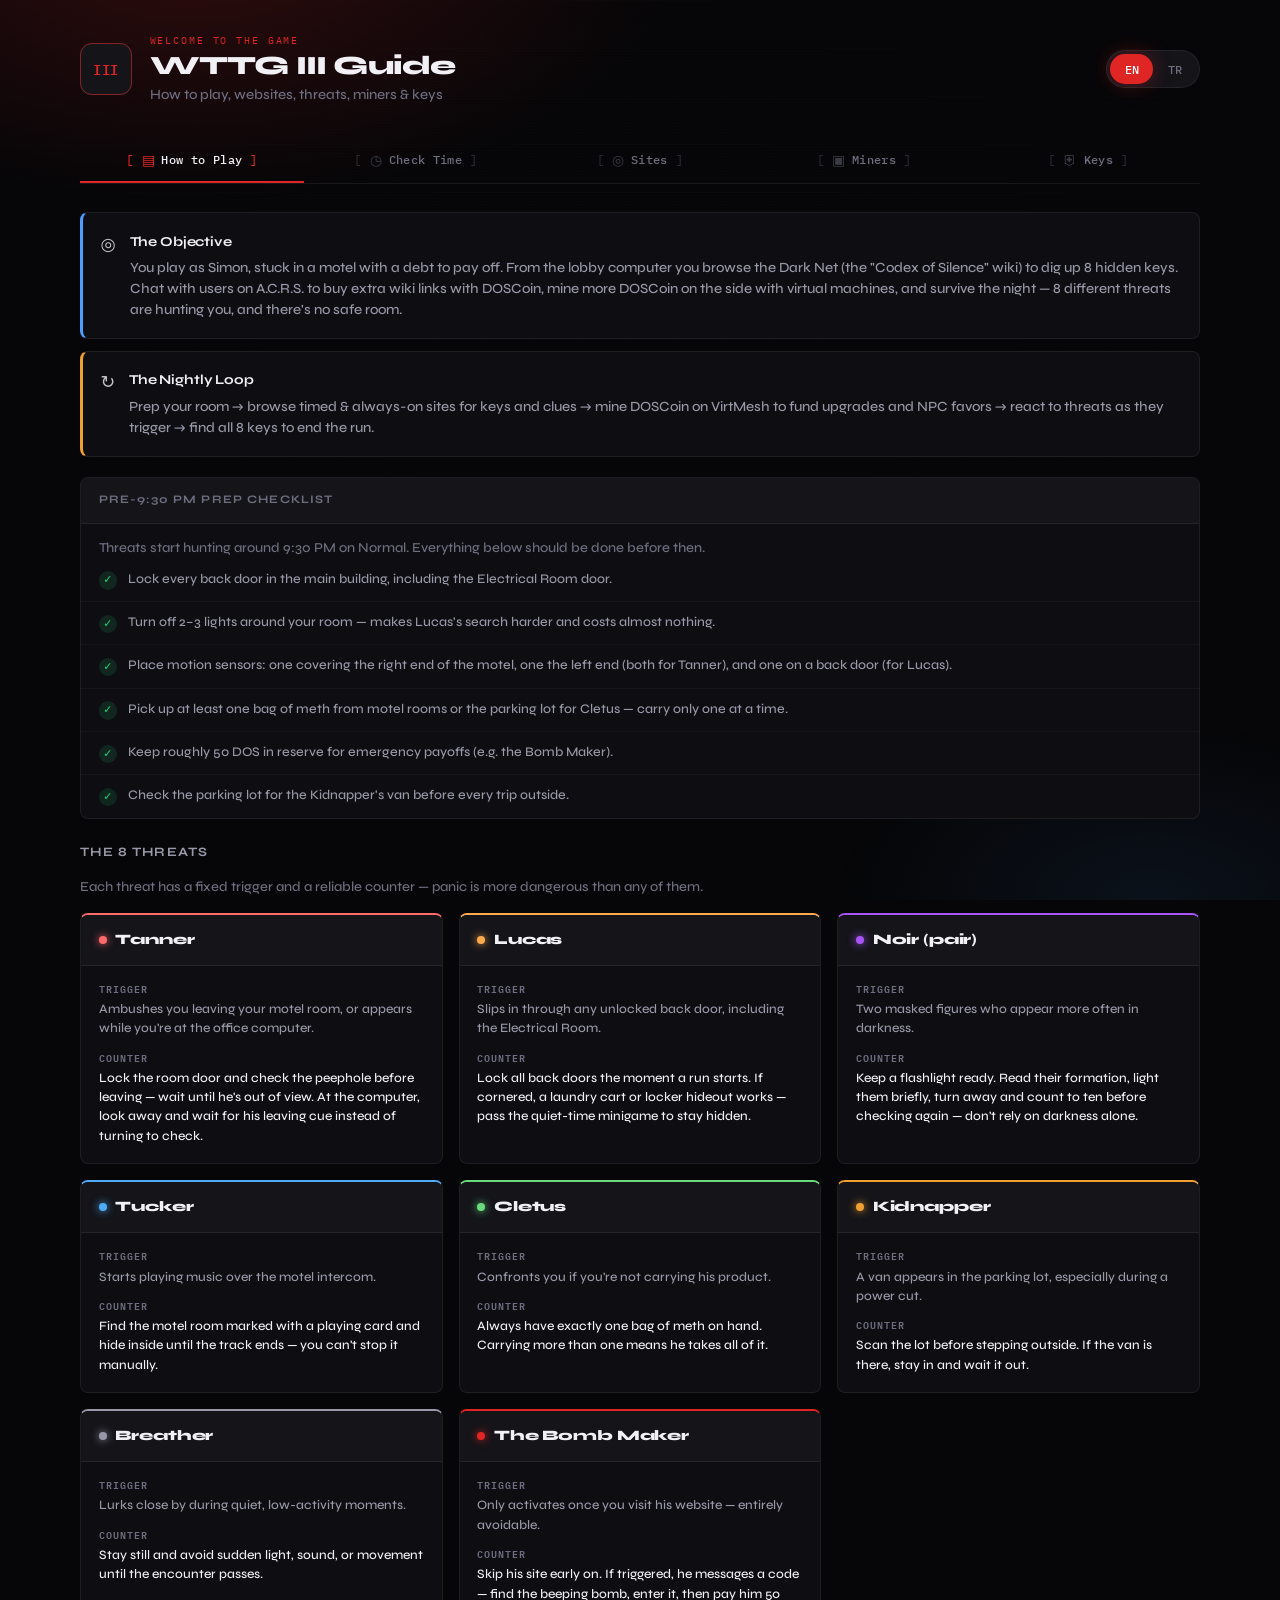
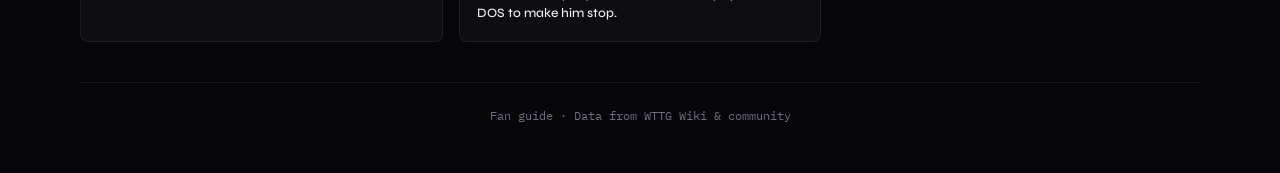
<file: wttg3/index.html>
<!DOCTYPE html>
<html lang="en">
<head>
  <meta charset="UTF-8">
  <meta name="viewport" content="width=device-width, initial-scale=1.0">
  <title>WTTG III Guide</title>
  <link rel="preconnect" href="https://fonts.googleapis.com">
  <link rel="preconnect" href="https://fonts.gstatic.com" crossorigin>
  <link href="https://fonts.googleapis.com/css2?family=IBM+Plex+Mono:wght@400;500;600&family=Syne:wght@500;600;700;800&display=swap" rel="stylesheet">
  <link rel="stylesheet" href="styles.css">
</head>
<body>
  <div class="ambient" aria-hidden="true"></div>
  <div class="grid-bg" aria-hidden="true"></div>

  <div class="app">
    <header class="header">
      <div class="header-left">
        <div class="logo-mark">
          <span class="logo-pulse"></span>
          <span class="logo-core">III</span>
        </div>
        <div>
          <p class="eyebrow">Welcome to the Game</p>
          <h1 id="t-title">Guide</h1>
          <p id="t-subtitle" class="subtitle"></p>
        </div>
      </div>
      <div class="lang-switch" role="group" aria-label="Language">
        <button type="button" class="lang-btn" data-lang="en">EN</button>
        <button type="button" class="lang-btn" data-lang="tr">TR</button>
      </div>
    </header>

    <nav class="nav-pills" id="tabs">
      <button type="button" class="pill-tab active" data-tab="guide">
        <span class="tab-icon">▤</span>
        <span id="t-tabGuide"></span>
      </button>
      <button type="button" class="pill-tab" data-tab="time">
        <span class="tab-icon">◷</span>
        <span id="t-tabTime"></span>
      </button>
      <button type="button" class="pill-tab" data-tab="sites">
        <span class="tab-icon">◎</span>
        <span id="t-tabSites"></span>
      </button>
      <button type="button" class="pill-tab" data-tab="miners">
        <span class="tab-icon">▣</span>
        <span id="t-tabMiners"></span>
      </button>
      <button type="button" class="pill-tab" data-tab="keys">
        <span class="tab-icon">⛨</span>
        <span id="t-tabKeys"></span>
      </button>
    </nav>

    <main class="content">
      <!-- Guide -->
      <section id="panel-guide" class="panel active">
        <div class="info-stack" style="grid-template-columns: 1fr;">
          <div class="info-card blue">
            <div class="info-icon">◎</div>
            <div>
              <h3 id="t-guideIntroTitle" class="guide-card-title"></h3>
              <p id="t-guideIntro"></p>
            </div>
          </div>
          <div class="info-card amber">
            <div class="info-icon">↻</div>
            <div>
              <h3 id="t-guideLoopTitle" class="guide-card-title"></h3>
              <p id="t-guideLoop"></p>
            </div>
          </div>
        </div>

        <div class="keys-table-wrap">
          <h2 id="t-prepTitle"></h2>
          <p class="hint" id="t-prepHint" style="padding: .85rem 1.1rem 0;"></p>
          <ul id="prep-list" class="prep-list"></ul>
        </div>

        <div class="results-head" style="margin: 1.5rem 0 .85rem;">
          <h2 id="t-threatsTitle"></h2>
        </div>
        <p class="hint" id="t-threatsHint" style="margin-bottom: 1rem;"></p>
        <div id="threat-grid" class="threat-grid"></div>
      </section>

      <!-- Time -->
      <section id="panel-time" class="panel">
        <div class="terminal-card glow-red">
          <div class="card-head">
            <span class="dot red"></span><span class="dot amber"></span><span class="dot green"></span>
            <span class="card-title" id="t-timeLabel"></span>
          </div>
          <div class="card-body">
            <p class="hint" id="t-timeHint"></p>
            <div class="clock-widget">
              <div class="clock-face">
                <span class="clock-colon">:</span>
                <input type="text" id="minute-input" inputmode="numeric" maxlength="2" autocomplete="off" spellcheck="false">
                <span class="clock-suffix">min</span>
              </div>
              <button type="button" class="btn-primary" id="time-btn">
                <span class="btn-shine"></span>
              </button>
            </div>
            <p class="error" id="time-error" hidden></p>
          </div>
        </div>

        <div class="results-card">
          <div class="results-head">
            <h2 id="t-timedOpen"></h2>
            <span class="count-badge" id="time-count">—</span>
          </div>
          <div id="time-result" class="chip-grid"></div>
          <p class="footnote" id="t-alwaysNote"></p>
        </div>
      </section>

      <!-- Sites -->
      <section id="panel-sites" class="panel">
        <div class="search-bar">
          <svg class="search-icon" viewBox="0 0 24 24" fill="none" stroke="currentColor" stroke-width="2"><circle cx="11" cy="11" r="7"/><path d="M20 20l-3-3"/></svg>
          <input type="search" id="search" autocomplete="off">
        </div>
        <div class="filter-pills" id="filter-pills"></div>
        <div id="site-lists" class="site-sections"></div>
      </section>

      <!-- Miners -->
      <section id="panel-miners" class="panel">
        <div id="miner-lists" class="miner-deck"></div>
      </section>

      <!-- Keys -->
      <section id="panel-keys" class="panel">
        <div class="info-stack">
          <div class="info-card blue">
            <div class="info-icon">ℹ</div>
            <p id="t-keysRule"></p>
          </div>
          <div class="info-card amber">
            <div class="info-icon">⚠</div>
            <p id="t-keysWarn"></p>
          </div>
        </div>

        <div class="keys-table-wrap">
          <h2 id="t-keysExamples"></h2>
          <ul id="key-list" class="keys-table"></ul>
        </div>

        <div class="tip-card">
          <p id="t-logjukTip"></p>
          <a href="https://wttgiii.peterrock.dev/vm-network/" target="_blank" rel="noopener" class="ext-btn">
            wttgiii.peterrock.dev ↗
          </a>
        </div>
      </section>
    </main>

    <footer class="footer">
      <p id="t-footer"></p>
    </footer>
  </div>

  <script src="data.js"></script>
  <script src="i18n.js"></script>
  <script src="app.js"></script>
</body>
</html>
</file>
<file: wttg3/styles.css>
*, *::before, *::after { box-sizing: border-box; margin: 0; padding: 0; }

:root {
  --bg: #060608;
  --surface: #0e0e12;
  --surface2: #141419;
  --surface3: #1a1a22;
  --border: rgba(255,255,255,.07);
  --border-hover: rgba(255,255,255,.14);
  --text: #f0f0f5;
  --muted: #6e6e80;
  --dim: #9898a8;
  --red: #e02525;
  --red-glow: rgba(224,37,37,.35);
  --green: #1fd67a;
  --green-dim: rgba(31,214,122,.12);
  --amber: #f0a030;
  --blue: #4d9fff;
  --purple: #a855f7;
  --radius: 8px;
  --radius-sm: 4px;
  --font: 'Syne', system-ui, sans-serif;
  --mono: 'IBM Plex Mono', monospace;
  --shadow: 0 16px 40px rgba(0,0,0,.5);
}

html { scroll-behavior: smooth; }

body {
  font-family: var(--font);
  background: var(--bg);
  color: var(--text);
  line-height: 1.55;
  min-height: 100vh;
  -webkit-font-smoothing: antialiased;
}

/* Background */
.ambient {
  position: fixed; inset: 0; pointer-events: none; z-index: 0;
  background:
    radial-gradient(ellipse 70% 50% at 15% -5%, rgba(224,37,37,.18), transparent 55%),
    radial-gradient(ellipse 50% 40% at 90% 100%, rgba(77,159,255,.08), transparent 50%);
}

.grid-bg {
  position: fixed; inset: 0; pointer-events: none; z-index: 0; opacity: .35;
  background-image:
    linear-gradient(rgba(255,255,255,.025) 1px, transparent 1px),
    linear-gradient(90deg, rgba(255,255,255,.025) 1px, transparent 1px);
  background-size: 48px 48px;
  mask-image: radial-gradient(ellipse 80% 70% at 50% 30%, black, transparent);
}

.grid-bg::after {
  content: "";
  position: absolute; inset: 0;
  background: repeating-linear-gradient(
    to bottom,
    rgba(255,255,255,.035) 0px,
    rgba(255,255,255,.035) 1px,
    transparent 1px,
    transparent 3px
  );
  mix-blend-mode: overlay;
}

@media (prefers-reduced-motion: no-preference) {
  .grid-bg::after { animation: scan-drift 9s linear infinite; }
}

@keyframes scan-drift {
  from { transform: translateY(0); }
  to { transform: translateY(3px); }
}

/* App shell */
.app {
  position: relative; z-index: 1;
  max-width: 760px;
  margin: 0 auto;
  padding: 2rem 1.25rem 3rem;
  animation: rise .6s ease both;
  transition: max-width .2s;
}

@media (min-width: 900px) {
  .app { max-width: 1160px; }
}

@keyframes rise {
  from { opacity: 0; transform: translateY(16px); }
  to { opacity: 1; transform: translateY(0); }
}

/* Header */
.header {
  display: flex;
  justify-content: space-between;
  align-items: center;
  gap: 1.5rem;
  margin-bottom: 2rem;
}

.header-left {
  display: flex;
  align-items: center;
  gap: 1.1rem;
}

.logo-mark {
  position: relative;
  width: 52px; height: 52px;
  display: grid; place-items: center;
  background: var(--surface2);
  border: 1px solid var(--border);
  border-radius: 12px;
  flex-shrink: 0;
}

.logo-pulse {
  position: absolute; inset: -1px;
  border-radius: 12px;
  border: 1px solid var(--red);
  opacity: .5;
  animation: pulse 2.5s ease infinite;
}

@keyframes pulse {
  0%, 100% { opacity: .3; transform: scale(1); }
  50% { opacity: .7; transform: scale(1.04); }
}

.logo-core {
  font-family: var(--mono);
  font-weight: 600;
  font-size: .85rem;
  color: var(--red);
  letter-spacing: .05em;
}

.eyebrow {
  font-family: var(--mono);
  font-size: .65rem;
  letter-spacing: .18em;
  text-transform: uppercase;
  color: var(--red);
  margin-bottom: .2rem;
}

.header h1 {
  font-size: 1.65rem;
  font-weight: 800;
  letter-spacing: -.03em;
  line-height: 1.1;
}

.subtitle {
  font-size: .875rem;
  color: var(--muted);
  margin-top: .25rem;
  font-weight: 500;
}

/* Lang */
.lang-switch {
  display: flex;
  background: var(--surface2);
  border: 1px solid var(--border);
  border-radius: 999px;
  padding: 3px;
  flex-shrink: 0;
}

.lang-btn {
  padding: .45rem .9rem;
  background: transparent;
  border: none;
  border-radius: 999px;
  color: var(--muted);
  font-family: var(--mono);
  font-size: .72rem;
  font-weight: 500;
  cursor: pointer;
  transition: all .2s;
}

.lang-btn:hover { color: var(--text); }
.lang-btn.active {
  background: var(--red);
  color: #fff;
  box-shadow: 0 0 20px var(--red-glow);
}

/* Nav pills — bracketed directory menu */
.nav-pills {
  display: flex;
  gap: 0;
  padding: 0;
  background: transparent;
  border: none;
  border-bottom: 1px solid var(--border);
  border-radius: 0;
  margin-bottom: 1.75rem;
  overflow-x: auto;
}

.pill-tab {
  flex: 1;
  display: flex;
  align-items: center;
  justify-content: center;
  gap: .4rem;
  padding: .75rem .9rem;
  background: transparent;
  border: none;
  border-bottom: 2px solid transparent;
  border-radius: 0;
  color: var(--muted);
  font-family: var(--mono);
  font-size: .76rem;
  font-weight: 500;
  letter-spacing: .03em;
  cursor: pointer;
  white-space: nowrap;
  transition: all .2s;
}

.pill-tab::before { content: "["; margin-right: .1rem; opacity: .35; }
.pill-tab::after { content: "]"; margin-left: .1rem; opacity: .35; }

.tab-icon {
  font-size: .9rem;
  opacity: .5;
}

.pill-tab:hover { color: var(--dim); background: rgba(255,255,255,.02); }

.pill-tab.active {
  color: var(--text);
  background: transparent;
  border-bottom-color: var(--red);
  box-shadow: none;
}

.pill-tab.active::before, .pill-tab.active::after { color: var(--red); opacity: 1; }
.pill-tab.active .tab-icon { opacity: 1; color: var(--red); }

/* Panels */
.panel { display: none; animation: fadePanel .35s ease; }
.panel.active { display: block; }

@keyframes fadePanel {
  from { opacity: 0; transform: translateY(8px); }
  to { opacity: 1; transform: translateY(0); }
}

/* Terminal card */
.terminal-card {
  background: var(--surface);
  border: 1px solid var(--border);
  border-radius: var(--radius);
  overflow: hidden;
  margin-bottom: 1.25rem;
  box-shadow: var(--shadow);
}

.terminal-card.glow-red {
  box-shadow: var(--shadow), 0 0 60px rgba(224,37,37,.06);
}

.card-head {
  display: flex;
  align-items: center;
  gap: .45rem;
  padding: .75rem 1.1rem;
  background: var(--surface2);
  border-bottom: 1px solid var(--border);
}

.dot { width: 9px; height: 9px; border-radius: 50%; }
.dot.red { background: #ff5f57; }
.dot.amber { background: #febc2e; }
.dot.green { background: #28c840; }

.card-title {
  margin-left: .5rem;
  font-family: var(--mono);
  font-size: .72rem;
  color: var(--dim);
  letter-spacing: .04em;
}

.card-body { padding: 1.5rem 1.25rem 1.75rem; }

.hint, .footnote {
  font-size: .85rem;
  color: var(--muted);
  font-weight: 500;
}

/* Clock widget */
.clock-widget {
  display: flex;
  align-items: center;
  gap: 1rem;
  margin-top: 1.25rem;
  flex-wrap: wrap;
}

.clock-face {
  display: flex;
  align-items: baseline;
  gap: .15rem;
  background: var(--bg);
  border: 1px solid var(--border);
  border-radius: var(--radius-sm);
  padding: .75rem 1.25rem;
  box-shadow: inset 0 2px 16px rgba(0,0,0,.5);
}

.clock-colon {
  font-family: var(--mono);
  font-size: 2.5rem;
  font-weight: 600;
  color: var(--red);
  line-height: 1;
  text-shadow: 0 0 24px var(--red-glow);
  animation: blink 1.2s step-end infinite;
}

@keyframes blink { 50% { opacity: .3; } }

#minute-input {
  width: 3.5ch;
  background: transparent;
  border: none;
  outline: none;
  font-family: var(--mono);
  font-size: 2.5rem;
  font-weight: 600;
  color: var(--text);
  line-height: 1;
  caret-color: var(--red);
}

#minute-input::placeholder { color: rgba(255,255,255,.15); font-size: 1.5rem; }

.clock-suffix {
  font-family: var(--mono);
  font-size: .75rem;
  color: var(--muted);
  margin-left: .25rem;
  align-self: flex-end;
  padding-bottom: .35rem;
}

.btn-primary {
  position: relative;
  padding: .85rem 1.75rem;
  background: linear-gradient(135deg, #c41e1e, var(--red));
  border: none;
  border-radius: var(--radius-sm);
  color: #fff;
  font-family: var(--font);
  font-size: .9rem;
  font-weight: 700;
  cursor: pointer;
  overflow: hidden;
  transition: transform .15s, box-shadow .2s;
  box-shadow: 0 4px 24px var(--red-glow);
}

.btn-primary:hover {
  transform: translateY(-1px);
  box-shadow: 0 8px 32px var(--red-glow);
}

.btn-primary:active { transform: translateY(0); }

.btn-shine {
  position: absolute; inset: 0;
  background: linear-gradient(105deg, transparent 40%, rgba(255,255,255,.15) 50%, transparent 60%);
  transform: translateX(-100%);
  transition: transform .5s;
}

.btn-primary:hover .btn-shine { transform: translateX(100%); }

.error {
  color: var(--red);
  font-size: .82rem;
  font-family: var(--mono);
  margin-top: .75rem;
}

/* Results */
.results-card {
  background: var(--surface);
  border: 1px solid var(--border);
  border-radius: var(--radius);
  padding: 1.25rem 1.25rem 1rem;
}

.results-head {
  display: flex;
  align-items: center;
  justify-content: space-between;
  margin-bottom: 1rem;
}

.results-head h2 {
  font-size: .8rem;
  font-weight: 700;
  text-transform: uppercase;
  letter-spacing: .1em;
  color: var(--dim);
}

.count-badge {
  font-family: var(--mono);
  font-size: .75rem;
  padding: .2rem .55rem;
  background: var(--green-dim);
  border: 1px solid rgba(31,214,122,.25);
  border-radius: 999px;
  color: var(--green);
}

.chip-grid {
  display: flex;
  flex-wrap: wrap;
  gap: .45rem;
  min-height: 2.5rem;
}

.chip {
  font-family: var(--mono);
  font-size: .78rem;
  font-weight: 500;
  padding: .4rem .75rem;
  background: var(--green-dim);
  border: 1px solid rgba(31,214,122,.2);
  border-radius: var(--radius-sm);
  color: var(--green);
  animation: chipIn .3s ease both;
}

@keyframes chipIn {
  from { opacity: 0; transform: scale(.92); }
  to { opacity: 1; transform: scale(1); }
}

.chip.empty {
  background: transparent;
  border: none;
  color: var(--muted);
  font-family: var(--font);
  font-size: .875rem;
  font-weight: 500;
  padding: 0;
}

.footnote {
  margin-top: 1rem;
  padding-top: .85rem;
  border-top: 1px solid var(--border);
  font-size: .8rem;
}

/* Search */
.search-bar {
  position: relative;
  margin-bottom: 1rem;
}

.search-icon {
  position: absolute;
  left: 1rem; top: 50%;
  transform: translateY(-50%);
  width: 18px; height: 18px;
  color: var(--muted);
  pointer-events: none;
}

#search {
  width: 100%;
  padding: .85rem 1rem .85rem 2.75rem;
  background: var(--surface);
  border: 1px solid var(--border);
  border-radius: var(--radius);
  color: var(--text);
  font-family: var(--font);
  font-size: .9rem;
  font-weight: 500;
  outline: none;
  transition: border-color .2s, box-shadow .2s;
}

#search:focus {
  border-color: rgba(224,37,37,.4);
  box-shadow: 0 0 0 3px rgba(224,37,37,.1);
}

/* Filter pills */
.filter-pills {
  display: flex;
  flex-wrap: wrap;
  gap: .4rem;
  margin-bottom: 1.5rem;
}

.f-chip {
  padding: .4rem .85rem;
  background: var(--surface);
  border: 1px solid var(--border);
  border-radius: 999px;
  color: var(--muted);
  font-family: var(--font);
  font-size: .78rem;
  font-weight: 600;
  cursor: pointer;
  transition: all .2s;
}

.f-chip:hover { border-color: var(--border-hover); color: var(--dim); }

.f-chip.active {
  border-color: transparent;
  color: #fff;
}

.f-chip[data-f="all"].active { background: var(--surface3); border-color: var(--border-hover); color: var(--text); }
.f-chip[data-f="always"].active { background: rgba(31,214,122,.2); color: var(--green); }
.f-chip[data-f="timed"].active { background: rgba(77,159,255,.2); color: var(--blue); }
.f-chip[data-f="dead"].active { background: rgba(110,110,128,.25); color: var(--dim); }
.f-chip[data-f="maybe"].active { background: rgba(240,160,48,.2); color: var(--amber); }
.f-chip[data-f="fbi"].active { background: rgba(224,37,37,.2); color: var(--red); }

/* Site sections */
.site-sections { display: flex; flex-direction: column; gap: 1.25rem; }

@media (min-width: 900px) {
  .site-sections {
    display: grid;
    grid-template-columns: 1fr 1fr;
    align-items: start;
    gap: 1.25rem 1.25rem;
  }
  .cat-block[data-cat="timed"] { grid-column: 1 / -1; }
}

.cat-block {
  background: var(--surface);
  border: 1px solid var(--border);
  border-radius: var(--radius);
  overflow: hidden;
}

.cat-head {
  display: flex;
  align-items: center;
  gap: .65rem;
  padding: .85rem 1.1rem;
  background: var(--surface2);
  border-bottom: 1px solid var(--border);
}

.cat-dot {
  width: 8px; height: 8px;
  border-radius: 50%;
  flex-shrink: 0;
}

.cat-dot.always { background: var(--green); box-shadow: 0 0 8px rgba(31,214,122,.5); }
.cat-dot.timed { background: var(--blue); box-shadow: 0 0 8px rgba(77,159,255,.5); }
.cat-dot.dead { background: var(--muted); }
.cat-dot.maybe { background: var(--amber); box-shadow: 0 0 8px rgba(240,160,48,.4); }
.cat-dot.fbi { background: var(--red); box-shadow: 0 0 8px var(--red-glow); }

.cat-head h3 {
  font-size: .78rem;
  font-weight: 700;
  text-transform: uppercase;
  letter-spacing: .08em;
  color: var(--dim);
  flex: 1;
}

.cat-count {
  font-family: var(--mono);
  font-size: .7rem;
  color: var(--muted);
}

.site-rows {
  list-style: none;
  display: flex;
  flex-wrap: wrap;
  gap: .5rem;
  padding: .9rem 1.1rem 1.1rem;
}

.site-row {
  display: inline-flex;
  align-items: center;
  padding: .45rem .8rem;
  background: var(--surface2);
  border: 1px solid var(--border);
  border-left: 2px solid var(--wcolor, var(--border));
  border-radius: var(--radius-sm);
  transition: background .15s, border-color .15s;
}

.site-row:hover { background: var(--surface3); border-color: var(--border-hover); }
.site-row.hidden { display: none; }

.site-row .name {
  font-size: .8rem;
  font-weight: 600;
  letter-spacing: -.01em;
  white-space: nowrap;
}

/* Timed sub-groups by window */
.window-groups { display: flex; flex-direction: column; }

.window-group + .window-group { border-top: 1px solid rgba(255,255,255,.04); }

@media (min-width: 700px) {
  .window-groups {
    display: grid;
    grid-template-columns: 1fr 1fr;
  }
  .window-group + .window-group { border-top: none; }
  .window-group:nth-child(odd) { border-right: 1px solid rgba(255,255,255,.04); }
  .window-group:nth-child(n+3) { border-top: 1px solid rgba(255,255,255,.04); }
}

@media (min-width: 1050px) {
  .window-groups { grid-template-columns: repeat(3, 1fr); }
  .window-group:nth-child(3n+1),
  .window-group:nth-child(3n+2) { border-right: 1px solid rgba(255,255,255,.04); }
  .window-group:nth-child(n+4) { border-top: 1px solid rgba(255,255,255,.04); }
}

.window-head {
  display: flex;
  align-items: center;
  gap: .5rem;
  padding: .7rem 1.1rem .1rem;
  font-family: var(--mono);
  font-size: .66rem;
  letter-spacing: .06em;
  color: var(--muted);
}

.window-dot {
  width: 7px; height: 7px;
  border-radius: 50%;
  flex-shrink: 0;
}

.tag-careful {
  display: inline-block;
  margin-left: .4rem;
  font-size: .6rem;
  font-weight: 700;
  text-transform: uppercase;
  letter-spacing: .06em;
  color: var(--red);
  padding: .1rem .35rem;
  background: rgba(224,37,37,.12);
  border-radius: 3px;
  vertical-align: middle;
}

/* Miners */
.miner-deck {
  display: grid;
  gap: 1rem;
}

@media (min-width: 640px) {
  .miner-deck { grid-template-columns: repeat(3, 1fr); }
}

.tier-card {
  background: var(--surface);
  border: 1px solid var(--border);
  border-radius: var(--radius);
  overflow: hidden;
  transition: transform .2s, box-shadow .2s;
}

.tier-card:hover {
  transform: translateY(-2px);
  box-shadow: var(--shadow);
}

.tier-card[data-tier="tier1"] { border-top: 2px solid var(--green); }
.tier-card[data-tier="tier2"] { border-top: 2px solid var(--blue); }
.tier-card[data-tier="tier3"] { border-top: 2px solid var(--purple); }

.tier-top {
  padding: 1.1rem 1rem .9rem;
  background: var(--surface2);
  border-bottom: 1px solid var(--border);
}

.tier-top h3 {
  font-size: 1rem;
  font-weight: 800;
  letter-spacing: -.02em;
}

.tier-cost {
  font-family: var(--mono);
  font-size: .68rem;
  color: var(--muted);
  margin-top: .2rem;
}

.miner-rows { list-style: none; padding: .5rem 0; }

.miner-row {
  display: flex;
  align-items: center;
  gap: .6rem;
  padding: .45rem 1rem;
  font-family: var(--mono);
  font-size: .78rem;
}

.miner-row .rank {
  width: 1.4rem;
  text-align: center;
  font-size: .65rem;
  color: var(--muted);
  flex-shrink: 0;
}

.miner-row .rank.gold { color: #ffd700; }
.miner-row .rank.silver { color: #c0c0c0; }
.miner-row .rank.bronze { color: #cd7f32; }

.miner-row .mname { flex: 1; font-weight: 500; }
.miner-row .mrate { color: var(--green); font-weight: 600; }

.miner-row.top .mname { color: var(--text); }
.miner-row.special .mrate { color: var(--amber); }
.miner-row.special .mname::after {
  content: " mount";
  font-size: .6rem;
  color: var(--amber);
  opacity: .8;
}

/* Keys */
.info-stack {
  display: grid;
  gap: .75rem;
  margin-bottom: 1.25rem;
}

@media (min-width: 540px) {
  .info-stack { grid-template-columns: 1fr 1fr; }
}

.info-card {
  display: flex;
  gap: .85rem;
  padding: 1.1rem;
  background: var(--surface);
  border: 1px solid var(--border);
  border-radius: var(--radius);
  border-left: 3px solid;
}

.info-card.blue { border-left-color: var(--blue); }
.info-card.amber { border-left-color: var(--amber); }

.info-icon {
  font-size: 1.1rem;
  flex-shrink: 0;
  opacity: .8;
}

.info-card p {
  font-size: .875rem;
  color: var(--dim);
  font-weight: 500;
  line-height: 1.5;
}

.keys-table-wrap {
  background: var(--surface);
  border: 1px solid var(--border);
  border-radius: var(--radius);
  overflow: hidden;
  margin-bottom: 1rem;
}

.keys-table-wrap h2 {
  padding: .85rem 1.1rem;
  font-size: .72rem;
  font-weight: 700;
  text-transform: uppercase;
  letter-spacing: .1em;
  color: var(--muted);
  background: var(--surface2);
  border-bottom: 1px solid var(--border);
}

.keys-table { list-style: none; }

.keys-table li {
  display: grid;
  grid-template-columns: 1fr auto;
  gap: .25rem 1rem;
  padding: .7rem 1.1rem;
  border-bottom: 1px solid rgba(255,255,255,.03);
  font-family: var(--mono);
  font-size: .78rem;
}

.keys-table li:last-child { border-bottom: none; }

.keys-table .loc {
  font-family: var(--font);
  font-size: .75rem;
  color: var(--muted);
  font-weight: 500;
}

.keys-table .hex {
  color: var(--green);
  font-weight: 500;
  text-align: right;
}

.tip-card {
  background: linear-gradient(135deg, rgba(168,85,247,.08), rgba(77,159,255,.06));
  border: 1px solid rgba(168,85,247,.2);
  border-radius: var(--radius);
  padding: 1.15rem 1.25rem;
}

.tip-card p {
  font-size: .875rem;
  color: var(--dim);
  font-weight: 500;
  margin-bottom: .85rem;
}

.ext-btn {
  display: inline-flex;
  align-items: center;
  gap: .35rem;
  padding: .5rem 1rem;
  background: rgba(255,255,255,.05);
  border: 1px solid var(--border);
  border-radius: var(--radius-sm);
  color: var(--blue);
  font-family: var(--mono);
  font-size: .75rem;
  font-weight: 500;
  text-decoration: none;
  transition: all .2s;
}

.ext-btn:hover {
  background: rgba(77,159,255,.1);
  border-color: rgba(77,159,255,.3);
}

/* Guide */
.guide-card-title {
  font-size: .85rem;
  font-weight: 700;
  letter-spacing: -.01em;
  margin-bottom: .35rem;
  color: var(--text);
}

.prep-list { list-style: none; }

.prep-item {
  display: flex;
  align-items: flex-start;
  gap: .7rem;
  padding: .7rem 1.1rem;
  border-bottom: 1px solid rgba(255,255,255,.03);
  font-size: .82rem;
  color: var(--dim);
  font-weight: 500;
  line-height: 1.5;
}

.prep-item:last-child { border-bottom: none; }

.prep-check {
  flex-shrink: 0;
  width: 1.15rem; height: 1.15rem;
  display: grid; place-items: center;
  border-radius: 50%;
  background: var(--green-dim);
  color: var(--green);
  font-size: .68rem;
  font-weight: 700;
  margin-top: .1rem;
}

.threat-grid {
  display: grid;
  gap: 1rem;
}

@media (min-width: 640px) {
  .threat-grid { grid-template-columns: 1fr 1fr; }
}

@media (min-width: 1000px) {
  .threat-grid { grid-template-columns: repeat(3, 1fr); }
}

.threat-card {
  background: var(--surface);
  border: 1px solid var(--border);
  border-top: 2px solid var(--tcolor, var(--red));
  border-radius: var(--radius);
  overflow: hidden;
  transition: transform .2s, box-shadow .2s;
}

.threat-card:hover {
  transform: translateY(-2px);
  box-shadow: var(--shadow);
}

.threat-head {
  display: flex;
  align-items: center;
  gap: .55rem;
  padding: .85rem 1.1rem;
  background: var(--surface2);
  border-bottom: 1px solid var(--border);
}

.threat-dot {
  width: 8px; height: 8px;
  border-radius: 50%;
  background: var(--tcolor, var(--red));
  box-shadow: 0 0 8px var(--tcolor, var(--red));
  flex-shrink: 0;
}

.threat-head h3 {
  font-size: .9rem;
  font-weight: 800;
  letter-spacing: -.01em;
}

.threat-body { padding: .95rem 1.1rem 1.1rem; }

.threat-label {
  font-family: var(--mono);
  font-size: .62rem;
  font-weight: 600;
  letter-spacing: .1em;
  text-transform: uppercase;
  color: var(--muted);
  margin-top: .7rem;
}

.threat-label:first-child { margin-top: 0; }

.threat-trigger, .threat-counter {
  font-size: .8rem;
  color: var(--dim);
  font-weight: 500;
  line-height: 1.5;
  margin-top: .25rem;
}

.threat-counter { color: var(--text); }

/* Footer */
.footer {
  text-align: center;
  margin-top: 2.5rem;
  padding-top: 1.5rem;
  border-top: 1px solid var(--border);
}

.footer p {
  font-size: .75rem;
  color: var(--muted);
  font-family: var(--mono);
}

/* Mobile */
@media (max-width: 520px) {
  .app { padding: 1.25rem 1rem 2rem; }
  .header { flex-direction: column; align-items: flex-start; }
  .lang-switch { align-self: flex-end; margin-top: -.5rem; }
  .pill-tab span:last-child { font-size: .75rem; }
  .clock-widget { flex-direction: column; align-items: stretch; }
  .btn-primary { width: 100%; text-align: center; }
}
</file>
